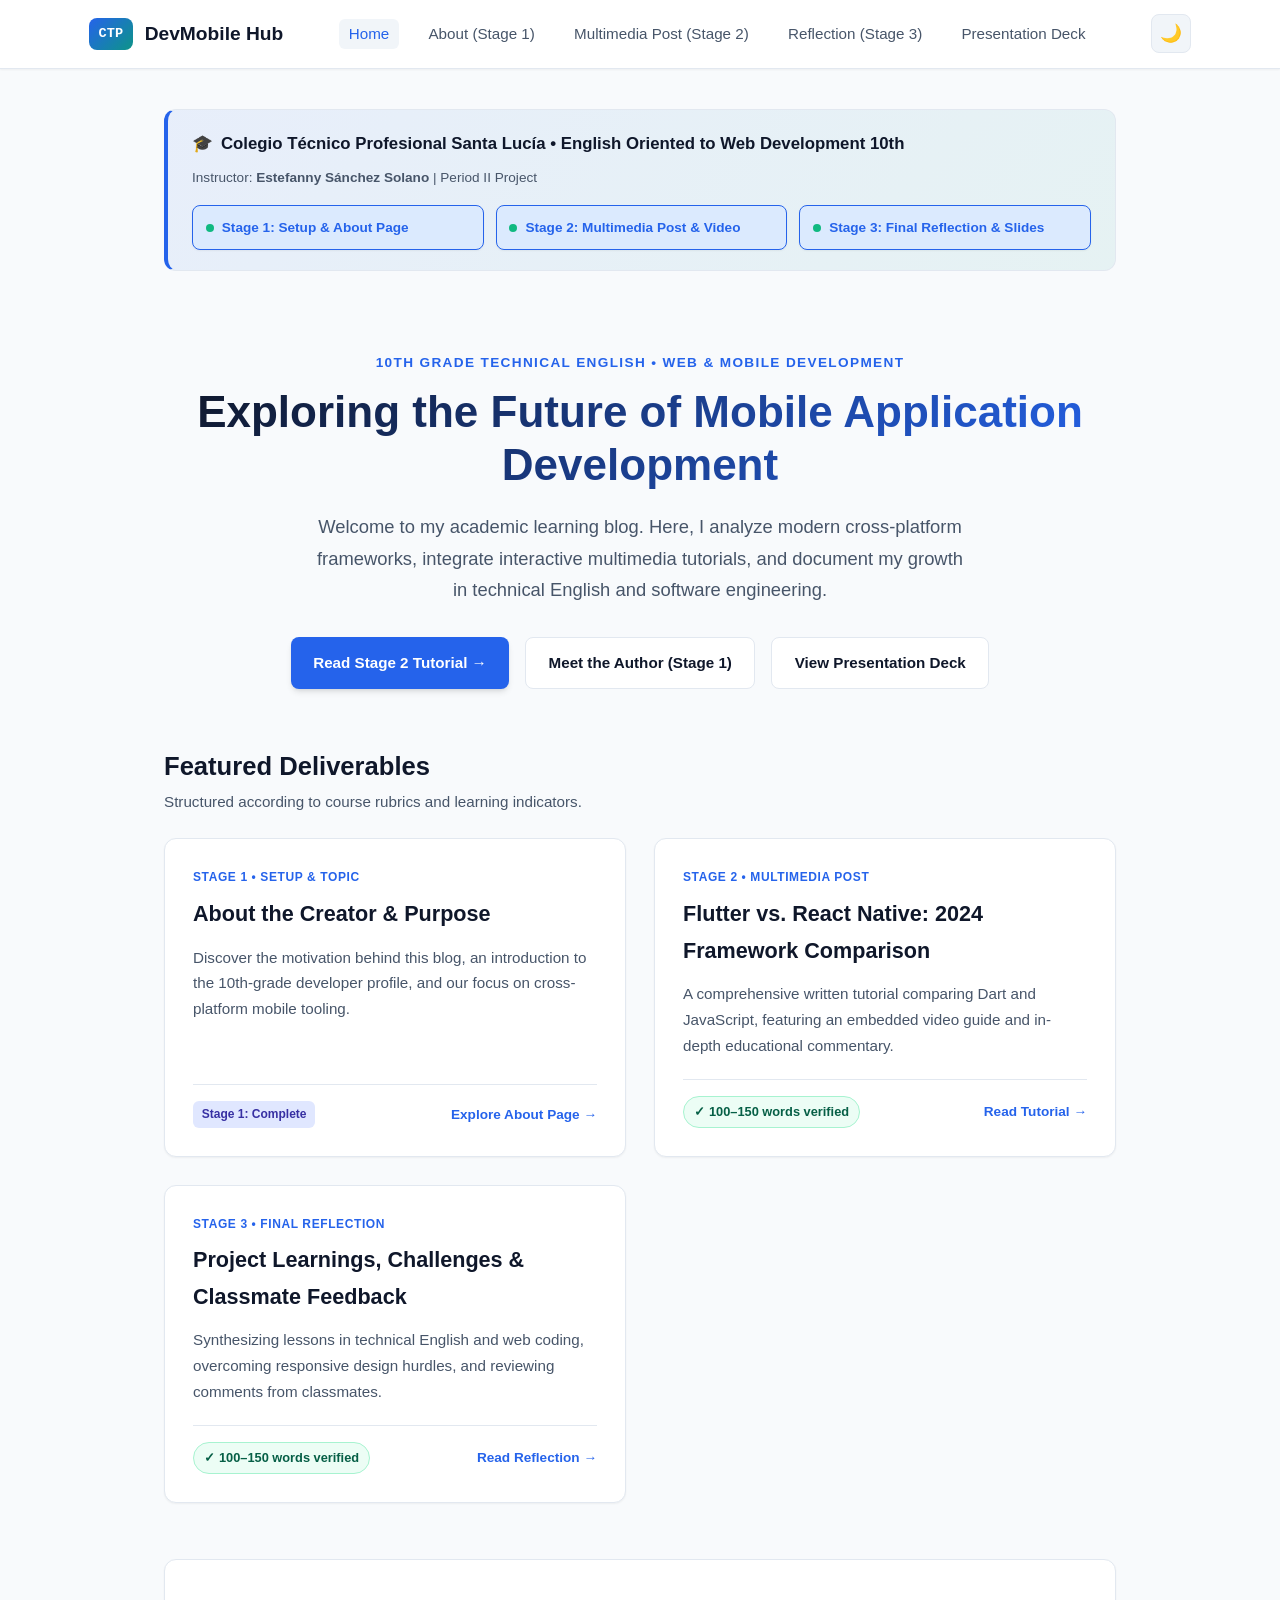
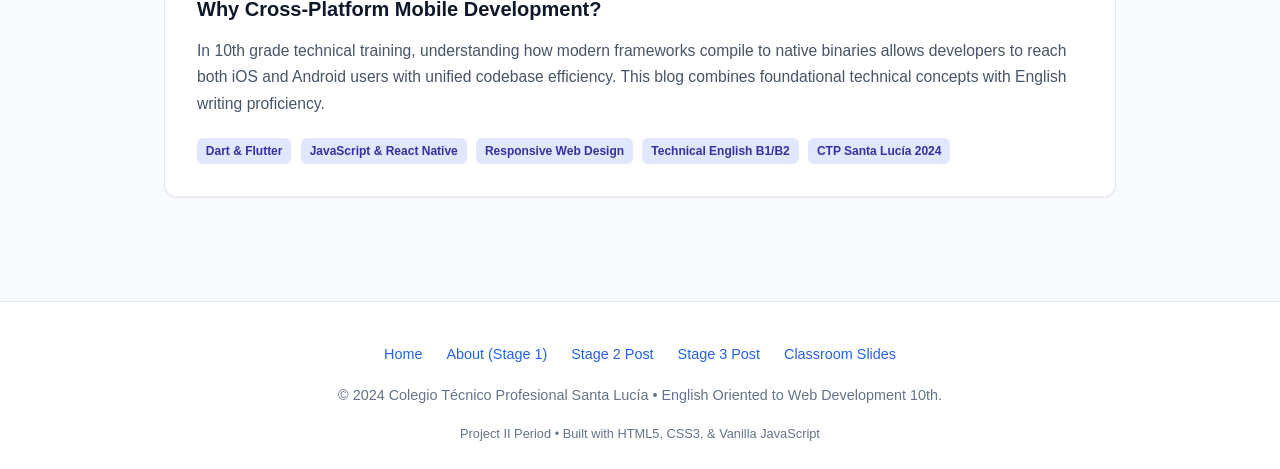
<file: index.html>
<!DOCTYPE html>
<html lang="en">
<head>
  <meta charset="UTF-8">
  <meta name="viewport" content="width=device-width, initial-scale=1.0">
  <meta name="description" content="Mobile Application Development Blog - English oriented to Web Development 10th Grade at CTP Santa Lucía">
  <title>DevMobile Hub | CTP Santa Lucía</title>
  <link rel="stylesheet" href="css/styles.css">
</head>
<body>

  <!-- Navigation Bar -->
  <header class="header">
    <div class="nav-container">
      <a href="index.html" class="brand">
        <span class="brand-badge">CTP</span>
        <span>DevMobile Hub</span>
      </a>

      <ul class="nav-menu" id="navMenu">
        <li><a href="index.html" class="nav-link active">Home</a></li>
        <li><a href="about.html" class="nav-link">About (Stage 1)</a></li>
        <li><a href="post-multimedia.html" class="nav-link">Multimedia Post (Stage 2)</a></li>
        <li><a href="post-reflection.html" class="nav-link">Reflection (Stage 3)</a></li>
        <li><a href="presentation.html" class="nav-link">Presentation Deck</a></li>
      </ul>

      <div class="nav-actions">
        <button id="themeToggle" class="btn-icon" aria-label="Toggle theme">
          <span id="themeIcon">🌙</span>
        </button>
        <button id="menuToggle" class="btn-icon menu-toggle" aria-label="Toggle mobile menu" aria-expanded="false">
          ☰
        </button>
      </div>
    </div>
  </header>

  <main class="container">
    <!-- Academic Rubric Banner -->
    <section class="project-banner">
      <div class="banner-header">
        <div class="banner-title">
          <span>🎓</span>
          <span>Colegio Técnico Profesional Santa Lucía &bull; English Oriented to Web Development 10th</span>
        </div>
        <div class="banner-meta">
          <span>Instructor: <strong>Estefanny Sánchez Solano</strong> | Period II Project</span>
        </div>
      </div>
      <div class="stages-tracker">
        <div class="stage-pill active">
          <span class="dot"></span>
          <span><strong>Stage 1:</strong> Setup &amp; About Page</span>
        </div>
        <div class="stage-pill active">
          <span class="dot"></span>
          <span><strong>Stage 2:</strong> Multimedia Post &amp; Video</span>
        </div>
        <div class="stage-pill active">
          <span class="dot"></span>
          <span><strong>Stage 3:</strong> Final Reflection &amp; Slides</span>
        </div>
      </div>
    </section>

    <!-- Hero Section -->
    <section class="hero">
      <p class="hero-subtitle">10th Grade Technical English &bull; Web &amp; Mobile Development</p>
      <h1 class="hero-title">Exploring the Future of Mobile Application Development</h1>
      <p class="hero-desc">
        Welcome to my academic learning blog. Here, I analyze modern cross-platform frameworks, integrate interactive multimedia tutorials, and document my growth in technical English and software engineering.
      </p>
      <div class="hero-btns">
        <a href="post-multimedia.html" class="btn btn-primary">Read Stage 2 Tutorial &rarr;</a>
        <a href="about.html" class="btn btn-secondary">Meet the Author (Stage 1)</a>
        <a href="presentation.html" class="btn btn-secondary">View Presentation Deck</a>
      </div>
    </section>

    <!-- Stages / Posts Grid -->
    <section>
      <div style="display: flex; justify-content: space-between; align-items: flex-end; margin-bottom: 1rem;">
        <div>
          <h2 style="font-size: 1.6rem; font-weight: 800;">Featured Deliverables</h2>
          <p style="color: var(--text-muted); font-size: 0.95rem;">Structured according to course rubrics and learning indicators.</p>
        </div>
      </div>

      <div class="grid">
        <!-- Stage 1 Card -->
        <article class="card">
          <span class="card-stage-tag">Stage 1 &bull; Setup &amp; Topic</span>
          <h3 class="card-title">About the Creator &amp; Purpose</h3>
          <p class="card-desc">
            Discover the motivation behind this blog, an introduction to the 10th-grade developer profile, and our focus on cross-platform mobile tooling.
          </p>
          <div class="card-footer">
            <span class="badge-tag">Stage 1: Complete</span>
            <a href="about.html" style="font-weight: 600;">Explore About Page &rarr;</a>
          </div>
        </article>

        <!-- Stage 2 Card -->
        <article class="card">
          <span class="card-stage-tag">Stage 2 &bull; Multimedia Post</span>
          <h3 class="card-title">Flutter vs. React Native: 2024 Framework Comparison</h3>
          <p class="card-desc">
            A comprehensive written tutorial comparing Dart and JavaScript, featuring an embedded video guide and in-depth educational commentary.
          </p>
          <div class="card-footer">
            <span class="badge-verified">✓ 100–150 words verified</span>
            <a href="post-multimedia.html" style="font-weight: 600;">Read Tutorial &rarr;</a>
          </div>
        </article>

        <!-- Stage 3 Card -->
        <article class="card">
          <span class="card-stage-tag">Stage 3 &bull; Final Reflection</span>
          <h3 class="card-title">Project Learnings, Challenges &amp; Classmate Feedback</h3>
          <p class="card-desc">
            Synthesizing lessons in technical English and web coding, overcoming responsive design hurdles, and reviewing comments from classmates.
          </p>
          <div class="card-footer">
            <span class="badge-verified">✓ 100–150 words verified</span>
            <a href="post-reflection.html" style="font-weight: 600;">Read Reflection &rarr;</a>
          </div>
        </article>
      </div>
    </section>

    <!-- Quick Highlights Banner -->
    <section style="margin-top: 3.5rem; background: var(--bg-surface); border: 1px solid var(--border-color); border-radius: var(--radius); padding: 2rem; box-shadow: var(--shadow-sm);">
      <h3 style="margin-bottom: 0.75rem; font-size: 1.25rem;">Why Cross-Platform Mobile Development?</h3>
      <p style="color: var(--text-muted); font-size: 0.98rem; margin-bottom: 1.25rem;">
        In 10th grade technical training, understanding how modern frameworks compile to native binaries allows developers to reach both iOS and Android users with unified codebase efficiency. This blog combines foundational technical concepts with English writing proficiency.
      </p>
      <div style="display: flex; gap: 0.6rem; flex-wrap: wrap;">
        <span class="badge-tag">Dart &amp; Flutter</span>
        <span class="badge-tag">JavaScript &amp; React Native</span>
        <span class="badge-tag">Responsive Web Design</span>
        <span class="badge-tag">Technical English B1/B2</span>
        <span class="badge-tag">CTP Santa Lucía 2024</span>
      </div>
    </section>
  </main>

  <!-- Footer -->
  <footer class="footer">
    <div class="footer-container">
      <div class="footer-links">
        <a href="index.html">Home</a>
        <a href="about.html">About (Stage 1)</a>
        <a href="post-multimedia.html">Stage 2 Post</a>
        <a href="post-reflection.html">Stage 3 Post</a>
        <a href="presentation.html">Classroom Slides</a>
      </div>
      <p>&copy; 2024 Colegio Técnico Profesional Santa Lucía &bull; English Oriented to Web Development 10th.</p>
      <p style="font-size: 0.8rem; color: var(--text-light);">
        Project II Period &bull; Built with HTML5, CSS3, &amp; Vanilla JavaScript
      </p>
    </div>
  </footer>

  <script src="js/main.js"></script>
</body>
</html>
</file>
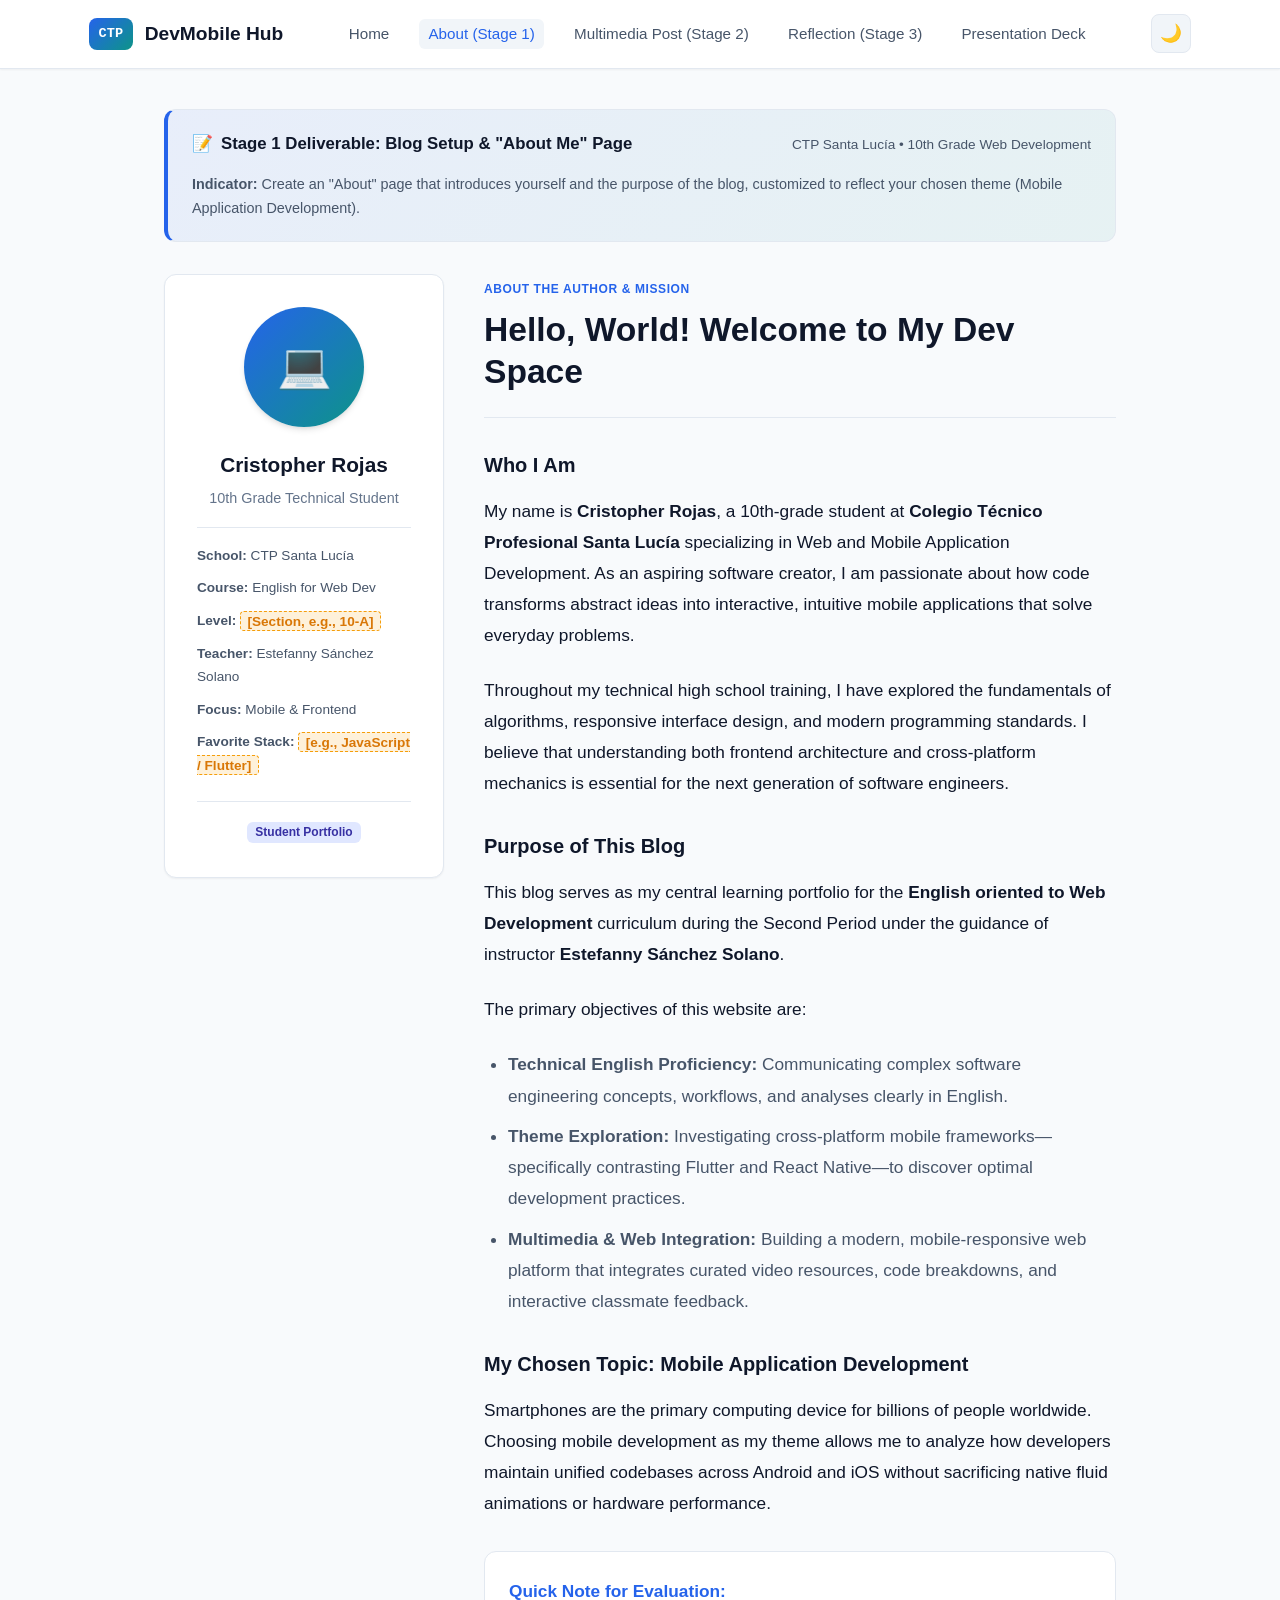
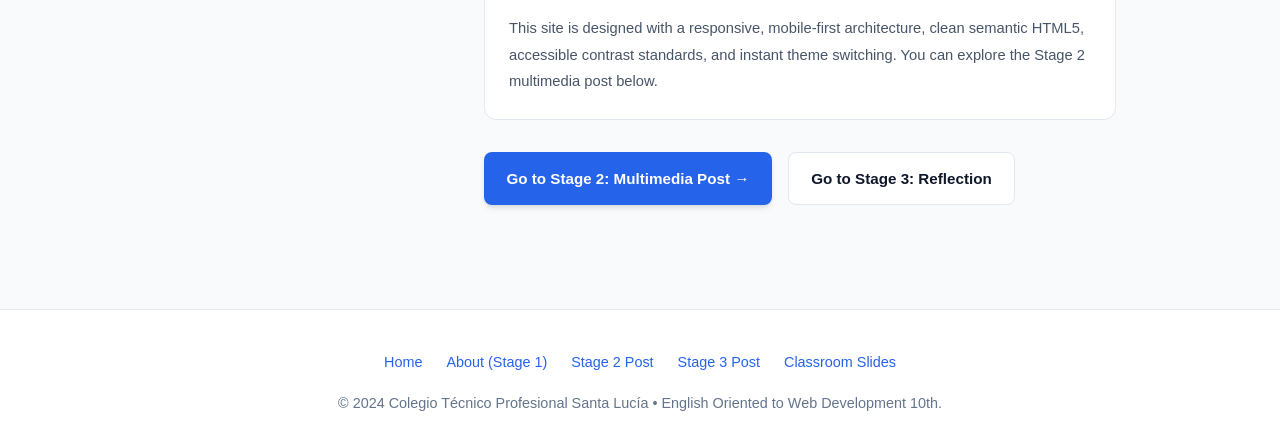
<file: about.html>
<!DOCTYPE html>
<html lang="en">
<head>
  <meta charset="UTF-8">
  <meta name="viewport" content="width=device-width, initial-scale=1.0">
  <meta name="description" content="About the author and purpose of the Mobile Development Blog - CTP Santa Lucía">
  <title>About Me | DevMobile Hub</title>
  <link rel="stylesheet" href="css/styles.css">
</head>
<body>

  <!-- Navigation Bar -->
  <header class="header">
    <div class="nav-container">
      <a href="index.html" class="brand">
        <span class="brand-badge">CTP</span>
        <span>DevMobile Hub</span>
      </a>

      <ul class="nav-menu" id="navMenu">
        <li><a href="index.html" class="nav-link">Home</a></li>
        <li><a href="about.html" class="nav-link active">About (Stage 1)</a></li>
        <li><a href="post-multimedia.html" class="nav-link">Multimedia Post (Stage 2)</a></li>
        <li><a href="post-reflection.html" class="nav-link">Reflection (Stage 3)</a></li>
        <li><a href="presentation.html" class="nav-link">Presentation Deck</a></li>
      </ul>

      <div class="nav-actions">
        <button id="themeToggle" class="btn-icon" aria-label="Toggle theme">
          <span id="themeIcon">🌙</span>
        </button>
        <button id="menuToggle" class="btn-icon menu-toggle" aria-label="Toggle mobile menu" aria-expanded="false">
          ☰
        </button>
      </div>
    </div>
  </header>

  <main class="container">
    <!-- Academic Banner -->
    <section class="project-banner">
      <div class="banner-header">
        <div class="banner-title">
          <span>📝</span>
          <span>Stage 1 Deliverable: Blog Setup &amp; "About Me" Page</span>
        </div>
        <div class="banner-meta">
          <span>CTP Santa Lucía &bull; 10th Grade Web Development</span>
        </div>
      </div>
      <p style="font-size: 0.9rem; color: var(--text-muted); margin-top: 0.35rem;">
        <strong>Indicator:</strong> Create an "About" page that introduces yourself and the purpose of the blog, customized to reflect your chosen theme (Mobile Application Development).
      </p>
    </section>

    <!-- Main About Content -->
    <div class="about-grid">
      <!-- Profile Card -->
      <aside class="profile-card">
        <div class="avatar-placeholder">💻</div>
        <h2 class="profile-name">Cristopher Rojas</h2>
        <p class="profile-role">10th Grade Technical Student</p>
        
        <ul class="profile-meta-list">
          <li><strong>School:</strong> CTP Santa Lucía</li>
          <li><strong>Course:</strong> English for Web Dev</li>
          <li><strong>Level:</strong> <span class="placeholder-tag">[Section, e.g., 10-A]</span></li>
          <li><strong>Teacher:</strong> Estefanny Sánchez Solano</li>
          <li><strong>Focus:</strong> Mobile &amp; Frontend</li>
          <li><strong>Favorite Stack:</strong> <span class="placeholder-tag">[e.g., JavaScript / Flutter]</span></li>
        </ul>

        <div style="margin-top: 1.5rem; padding-top: 1rem; border-top: 1px solid var(--border-color);">
          <span class="badge-tag">Student Portfolio</span>
        </div>
      </aside>

      <!-- Detailed About Content -->
      <section>
        <div class="post-header" style="margin-bottom: 1.5rem;">
          <span class="card-stage-tag">About The Author &amp; Mission</span>
          <h1 class="post-title" style="font-size: 2.1rem;">Hello, World! Welcome to My Dev Space</h1>
        </div>

        <div class="post-content">
          <h3>Who I Am</h3>
          <p>
            My name is <strong>Cristopher Rojas</strong>, a 10th-grade student at <strong>Colegio Técnico Profesional Santa Lucía</strong> specializing in Web and Mobile Application Development. As an aspiring software creator, I am passionate about how code transforms abstract ideas into interactive, intuitive mobile applications that solve everyday problems.
          </p>
          <p>
            Throughout my technical high school training, I have explored the fundamentals of algorithms, responsive interface design, and modern programming standards. I believe that understanding both frontend architecture and cross-platform mechanics is essential for the next generation of software engineers.
          </p>

          <h3>Purpose of This Blog</h3>
          <p>
            This blog serves as my central learning portfolio for the <strong>English oriented to Web Development</strong> curriculum during the Second Period under the guidance of instructor <strong>Estefanny Sánchez Solano</strong>.
          </p>
          <p>The primary objectives of this website are:</p>
          <ul style="margin-left: 1.5rem; margin-bottom: 1.5rem; color: var(--text-muted); display: flex; flex-direction: column; gap: 0.6rem;">
            <li><strong>Technical English Proficiency:</strong> Communicating complex software engineering concepts, workflows, and analyses clearly in English.</li>
            <li><strong>Theme Exploration:</strong> Investigating cross-platform mobile frameworks—specifically contrasting Flutter and React Native—to discover optimal development practices.</li>
            <li><strong>Multimedia &amp; Web Integration:</strong> Building a modern, mobile-responsive web platform that integrates curated video resources, code breakdowns, and interactive classmate feedback.</li>
          </ul>

          <h3>My Chosen Topic: Mobile Application Development</h3>
          <p>
            Smartphones are the primary computing device for billions of people worldwide. Choosing mobile development as my theme allows me to analyze how developers maintain unified codebases across Android and iOS without sacrificing native fluid animations or hardware performance.
          </p>

          <div style="background: var(--bg-surface); border: 1px solid var(--border-color); border-radius: var(--radius); padding: 1.5rem; margin-top: 2rem;">
            <h4 style="margin-bottom: 0.5rem; color: var(--primary);">Quick Note for Evaluation:</h4>
            <p style="font-size: 0.92rem; color: var(--text-muted); margin-bottom: 0;">
              This site is designed with a responsive, mobile-first architecture, clean semantic HTML5, accessible contrast standards, and instant theme switching. You can explore the Stage 2 multimedia post below.
            </p>
          </div>

          <div style="margin-top: 2rem; display: flex; gap: 1rem; flex-wrap: wrap;">
            <a href="post-multimedia.html" class="btn btn-primary">Go to Stage 2: Multimedia Post &rarr;</a>
            <a href="post-reflection.html" class="btn btn-secondary">Go to Stage 3: Reflection</a>
          </div>
        </div>
      </section>
    </div>
  </main>

  <!-- Footer -->
  <footer class="footer">
    <div class="footer-container">
      <div class="footer-links">
        <a href="index.html">Home</a>
        <a href="about.html">About (Stage 1)</a>
        <a href="post-multimedia.html">Stage 2 Post</a>
        <a href="post-reflection.html">Stage 3 Post</a>
        <a href="presentation.html">Classroom Slides</a>
      </div>
      <p>&copy; 2024 Colegio Técnico Profesional Santa Lucía &bull; English Oriented to Web Development 10th.</p>
    </div>
  </footer>

  <script src="js/main.js"></script>
</body>
</html>
</file>
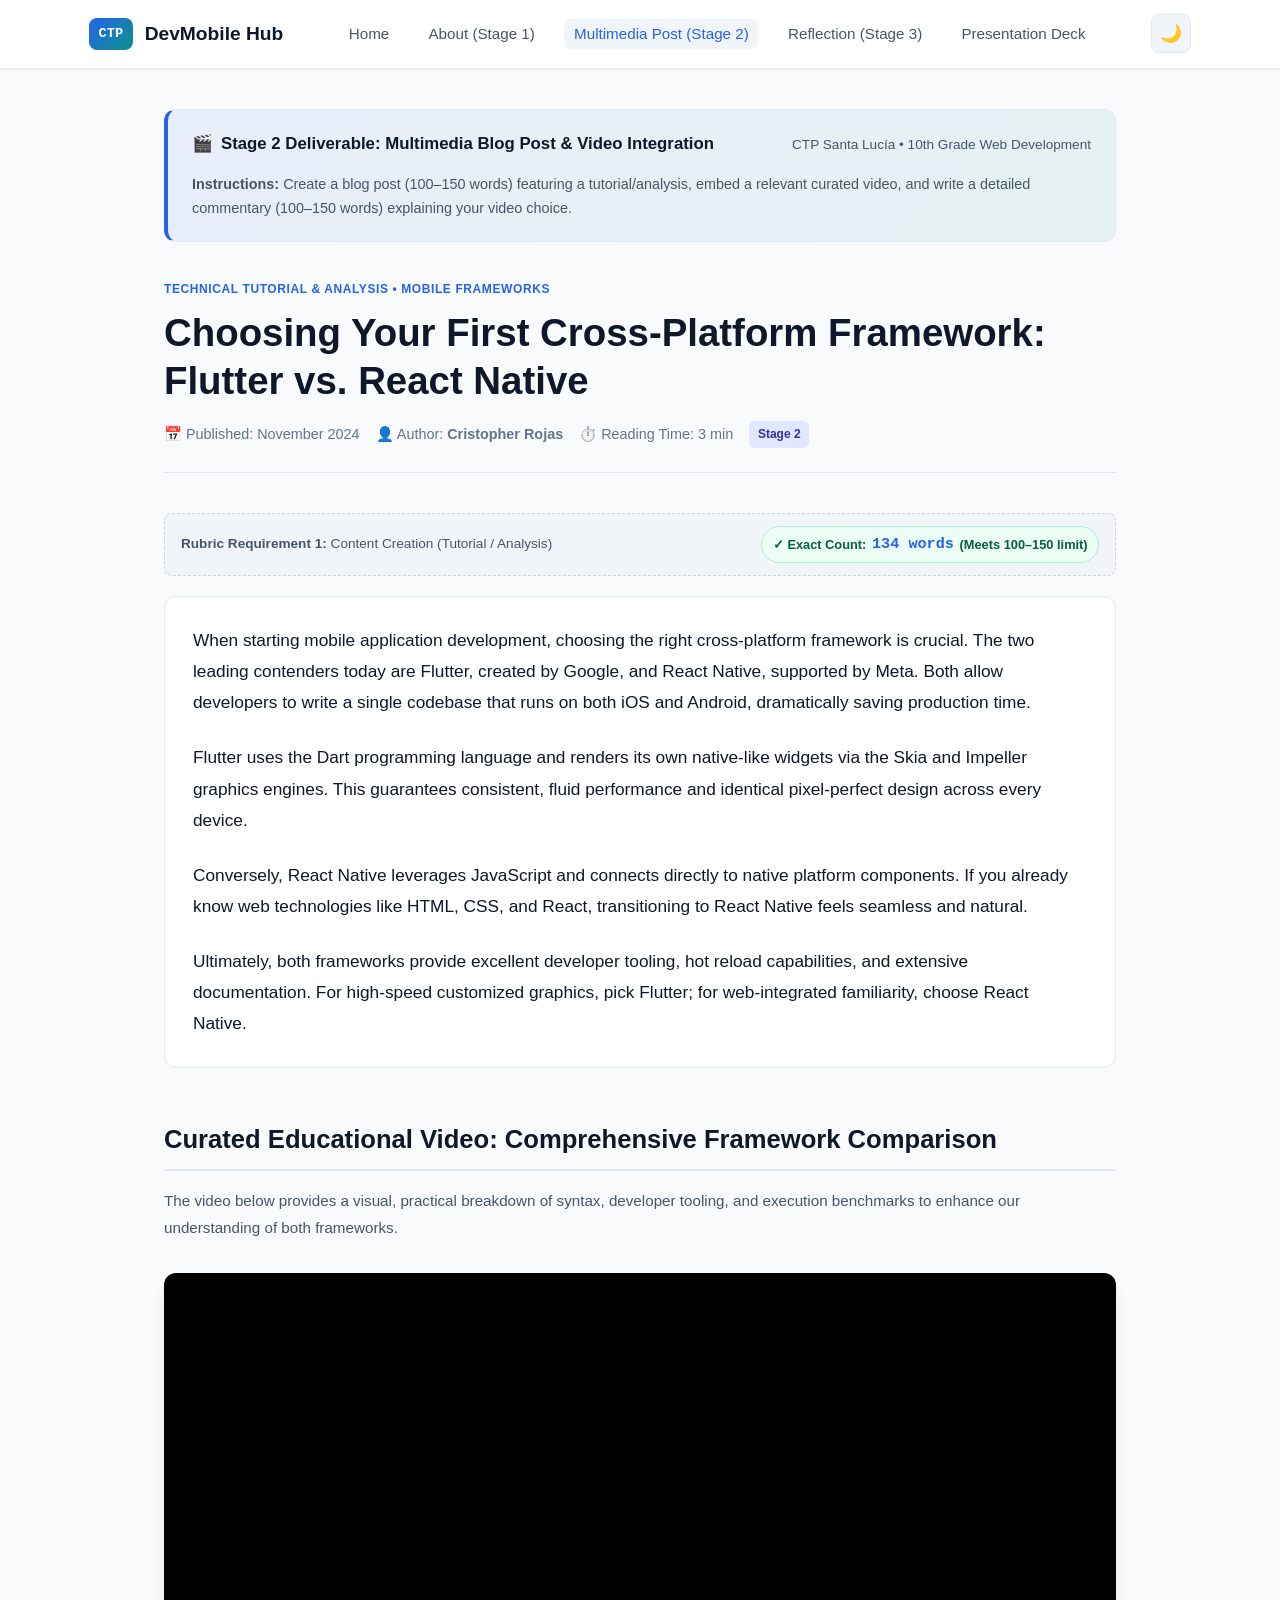
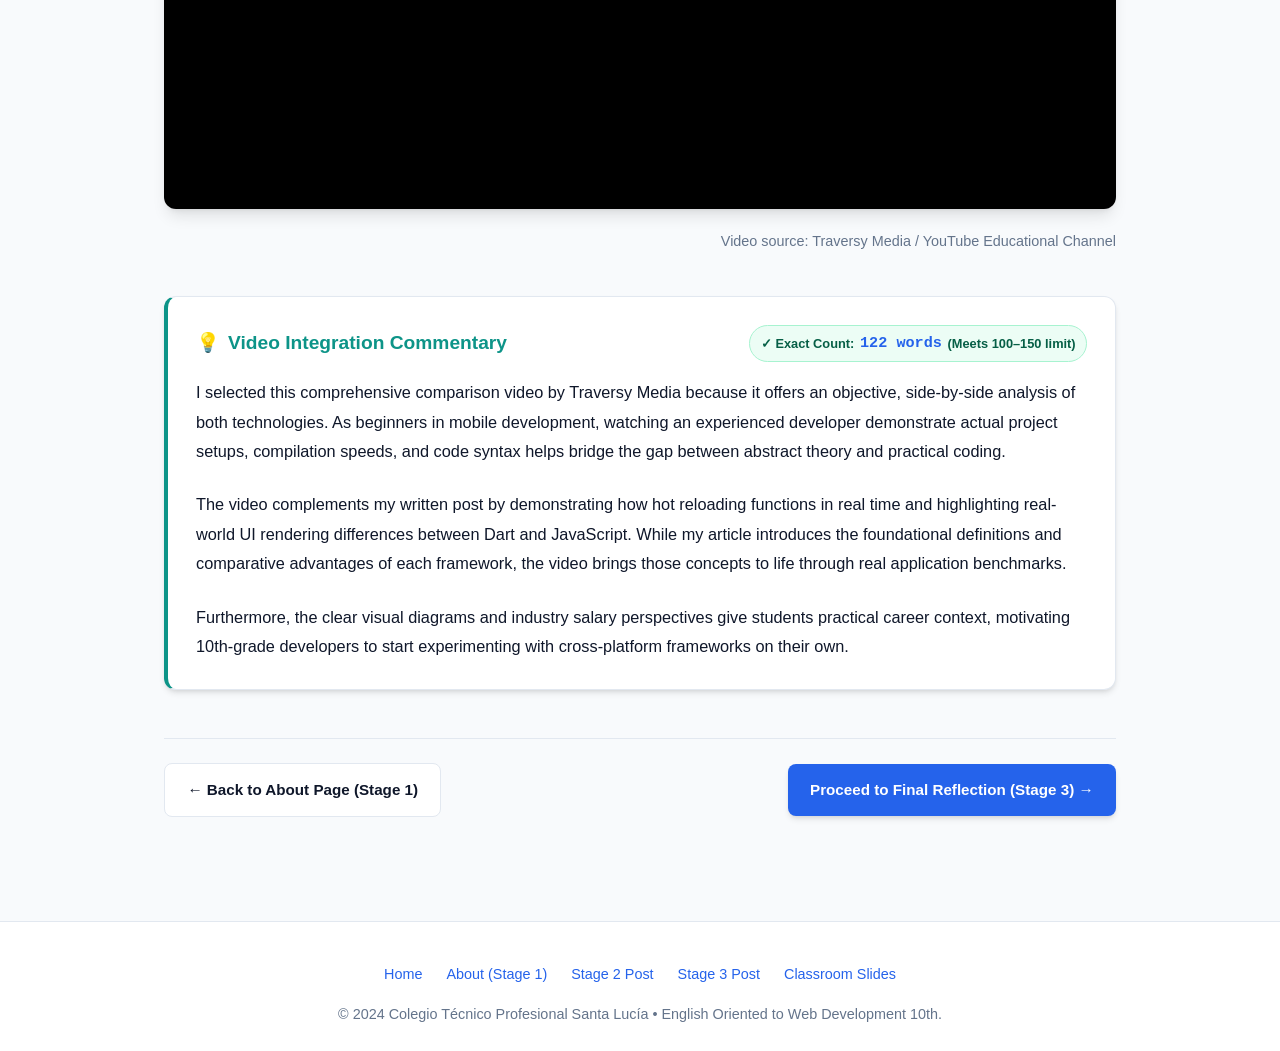
<file: post-multimedia.html>
<!DOCTYPE html>
<html lang="en">
<head>
  <meta charset="UTF-8">
  <meta name="viewport" content="width=device-width, initial-scale=1.0">
  <meta name="description" content="Stage 2 Multimedia Post: Flutter vs. React Native Tutorial, Embedded Video, and Commentary - CTP Santa Lucía">
  <title>Flutter vs. React Native | Multimedia Post (Stage 2)</title>
  <link rel="stylesheet" href="css/styles.css">
</head>
<body>

  <!-- Navigation Bar -->
  <header class="header">
    <div class="nav-container">
      <a href="index.html" class="brand">
        <span class="brand-badge">CTP</span>
        <span>DevMobile Hub</span>
      </a>

      <ul class="nav-menu" id="navMenu">
        <li><a href="index.html" class="nav-link">Home</a></li>
        <li><a href="about.html" class="nav-link">About (Stage 1)</a></li>
        <li><a href="post-multimedia.html" class="nav-link active">Multimedia Post (Stage 2)</a></li>
        <li><a href="post-reflection.html" class="nav-link">Reflection (Stage 3)</a></li>
        <li><a href="presentation.html" class="nav-link">Presentation Deck</a></li>
      </ul>

      <div class="nav-actions">
        <button id="themeToggle" class="btn-icon" aria-label="Toggle theme">
          <span id="themeIcon">🌙</span>
        </button>
        <button id="menuToggle" class="btn-icon menu-toggle" aria-label="Toggle mobile menu" aria-expanded="false">
          ☰
        </button>
      </div>
    </div>
  </header>

  <main class="container">
    <!-- Academic Banner -->
    <section class="project-banner">
      <div class="banner-header">
        <div class="banner-title">
          <span>🎬</span>
          <span>Stage 2 Deliverable: Multimedia Blog Post &amp; Video Integration</span>
        </div>
        <div class="banner-meta">
          <span>CTP Santa Lucía &bull; 10th Grade Web Development</span>
        </div>
      </div>
      <p style="font-size: 0.9rem; color: var(--text-muted); margin-top: 0.35rem;">
        <strong>Instructions:</strong> Create a blog post (100–150 words) featuring a tutorial/analysis, embed a relevant curated video, and write a detailed commentary (100–150 words) explaining your video choice.
      </p>
    </section>

    <!-- Post Header -->
    <article class="post-header">
      <span class="card-stage-tag">Technical Tutorial &amp; Analysis &bull; Mobile Frameworks</span>
      <h1 class="post-title">Choosing Your First Cross-Platform Framework: Flutter vs. React Native</h1>
      
      <div class="post-meta">
        <span>📅 Published: November 2024</span>
        <span>👤 Author: <strong>Cristopher Rojas</strong></span>
        <span>⏱️ Reading Time: 3 min</span>
        <span class="badge-tag">Stage 2</span>
      </div>
    </article>

    <!-- Part 1: Written Tutorial (100-150 words) -->
    <section class="post-content">
      <div class="word-count-box">
        <span><strong>Rubric Requirement 1:</strong> Content Creation (Tutorial / Analysis)</span>
        <span class="badge-verified">✓ Exact Count: <span class="word-count-num">134 words</span> (Meets 100–150 limit)</span>
      </div>

      <div style="background: var(--bg-surface); border: 1px solid var(--border-color); border-radius: var(--radius); padding: 1.75rem; margin-bottom: 2rem;">
        <p>
          When starting mobile application development, choosing the right cross-platform framework is crucial. The two leading contenders today are Flutter, created by Google, and React Native, supported by Meta. Both allow developers to write a single codebase that runs on both iOS and Android, dramatically saving production time.
        </p>
        <p>
          Flutter uses the Dart programming language and renders its own native-like widgets via the Skia and Impeller graphics engines. This guarantees consistent, fluid performance and identical pixel-perfect design across every device.
        </p>
        <p>
          Conversely, React Native leverages JavaScript and connects directly to native platform components. If you already know web technologies like HTML, CSS, and React, transitioning to React Native feels seamless and natural.
        </p>
        <p style="margin-bottom: 0;">
          Ultimately, both frameworks provide excellent developer tooling, hot reload capabilities, and extensive documentation. For high-speed customized graphics, pick Flutter; for web-integrated familiarity, choose React Native.
        </p>
      </div>

      <!-- Part 2: Embedded Video -->
      <div style="margin: 3rem 0 2rem;">
        <h2 style="margin-top: 0;">Curated Educational Video: Comprehensive Framework Comparison</h2>
        <p style="color: var(--text-muted); font-size: 0.95rem;">
          The video below provides a visual, practical breakdown of syntax, developer tooling, and execution benchmarks to enhance our understanding of both frameworks.
        </p>

        <div class="video-container">
          <iframe 
            src="https://www.youtube-nocookie.com/embed/0-S5a0eXPoc" 
            title="Flutter vs React Native Comparison Video" 
            allow="accelerometer; autoplay; clipboard-write; encrypted-media; gyroscope; picture-in-picture" 
            allowfullscreen>
          </iframe>
        </div>
        <div style="text-align: right; margin-top: -1rem; margin-bottom: 2rem;">
          <small style="color: var(--text-light);">Video source: Traversy Media / YouTube Educational Channel</small>
        </div>
      </div>

      <!-- Part 3: Video Commentary (100-150 words) -->
      <section class="commentary-card">
        <div class="commentary-header">
          <div class="commentary-title">
            <span>💡</span>
            <span>Video Integration Commentary</span>
          </div>
          <span class="badge-verified">✓ Exact Count: <span class="word-count-num">122 words</span> (Meets 100–150 limit)</span>
        </div>

        <p style="color: var(--text-main); font-size: 1.02rem; line-height: 1.8;">
          I selected this comprehensive comparison video by Traversy Media because it offers an objective, side-by-side analysis of both technologies. As beginners in mobile development, watching an experienced developer demonstrate actual project setups, compilation speeds, and code syntax helps bridge the gap between abstract theory and practical coding.
        </p>
        <p style="color: var(--text-main); font-size: 1.02rem; line-height: 1.8;">
          The video complements my written post by demonstrating how hot reloading functions in real time and highlighting real-world UI rendering differences between Dart and JavaScript. While my article introduces the foundational definitions and comparative advantages of each framework, the video brings those concepts to life through real application benchmarks.
        </p>
        <p style="color: var(--text-main); font-size: 1.02rem; line-height: 1.8; margin-bottom: 0;">
          Furthermore, the clear visual diagrams and industry salary perspectives give students practical career context, motivating 10th-grade developers to start experimenting with cross-platform frameworks on their own.
        </p>
      </section>

      <!-- Navigation to Next Stage -->
      <div style="margin-top: 3rem; display: flex; justify-content: space-between; align-items: center; flex-wrap: wrap; gap: 1rem; padding-top: 1.5rem; border-top: 1px solid var(--border-color);">
        <a href="about.html" class="btn btn-secondary">&larr; Back to About Page (Stage 1)</a>
        <a href="post-reflection.html" class="btn btn-primary">Proceed to Final Reflection (Stage 3) &rarr;</a>
      </div>
    </section>
  </main>

  <!-- Footer -->
  <footer class="footer">
    <div class="footer-container">
      <div class="footer-links">
        <a href="index.html">Home</a>
        <a href="about.html">About (Stage 1)</a>
        <a href="post-multimedia.html">Stage 2 Post</a>
        <a href="post-reflection.html">Stage 3 Post</a>
        <a href="presentation.html">Classroom Slides</a>
      </div>
      <p>&copy; 2024 Colegio Técnico Profesional Santa Lucía &bull; English Oriented to Web Development 10th.</p>
    </div>
  </footer>

  <script src="js/main.js"></script>
</body>
</html>
</file>
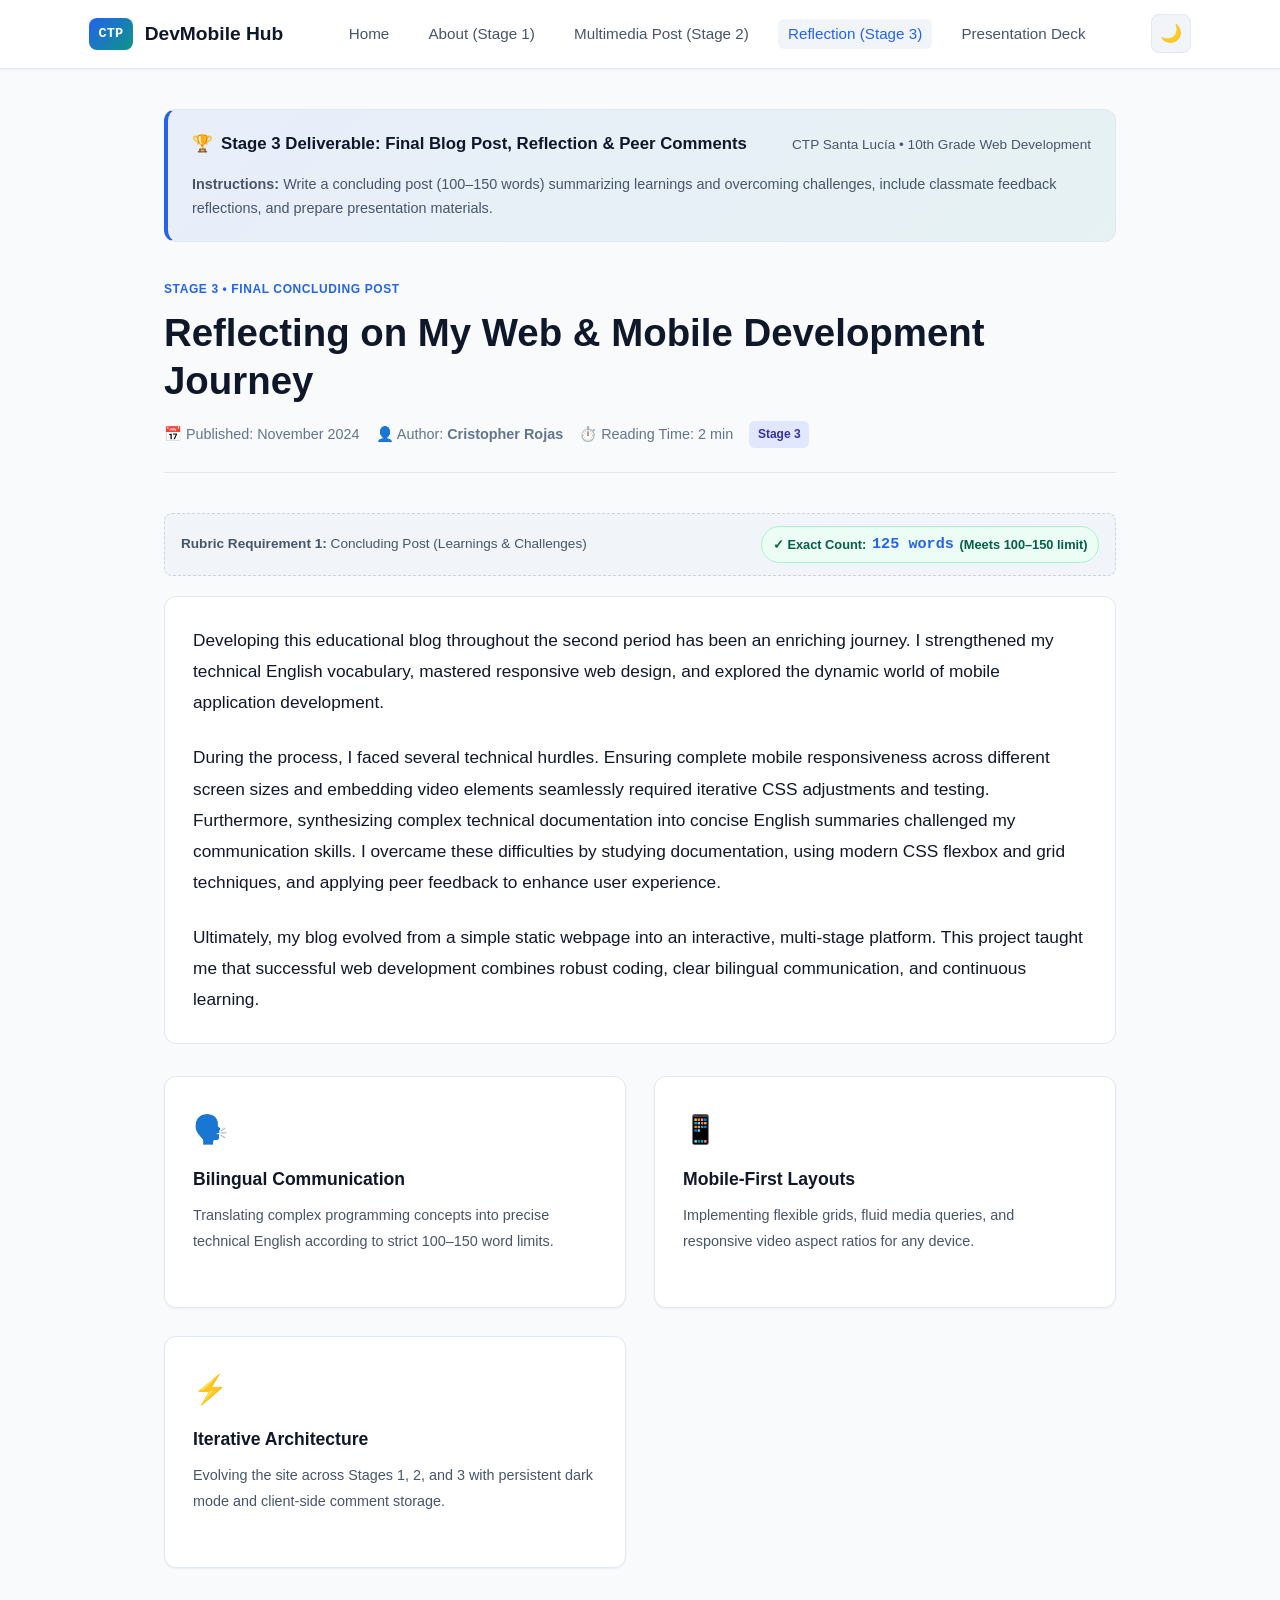
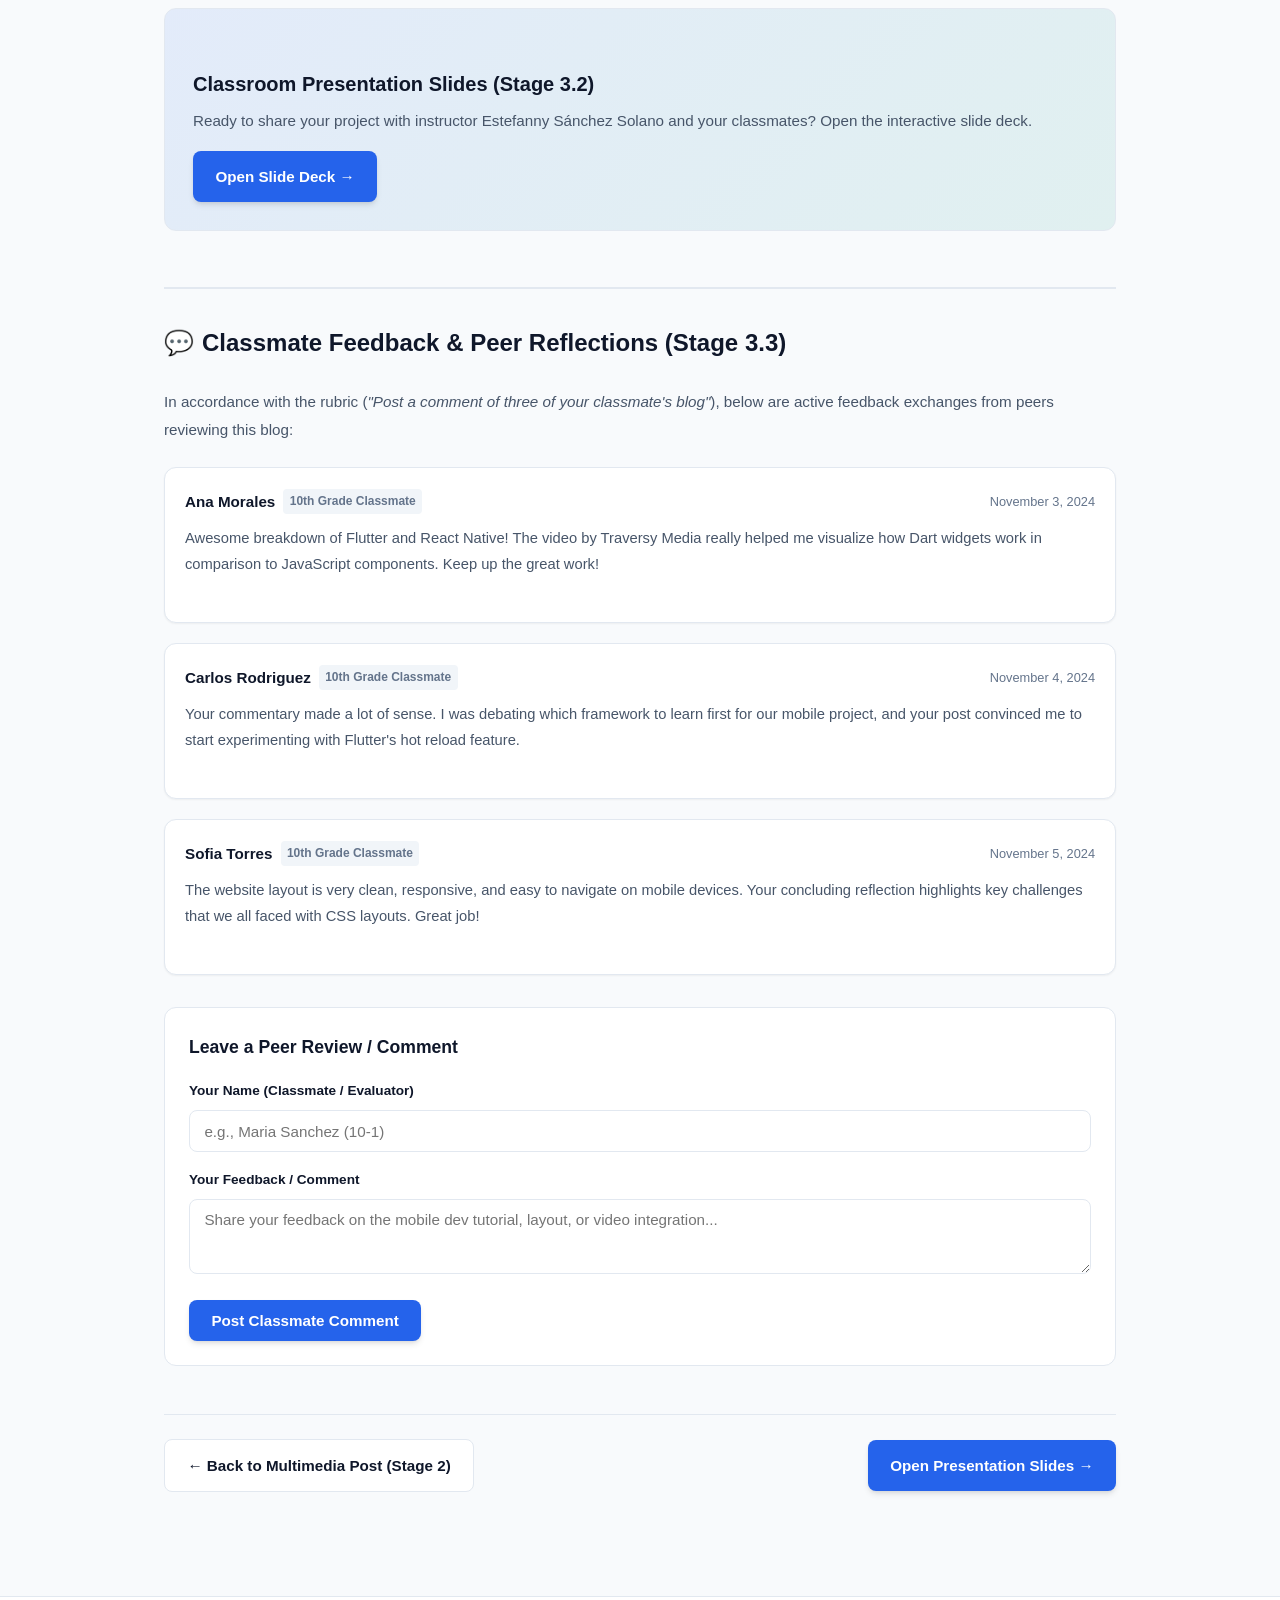
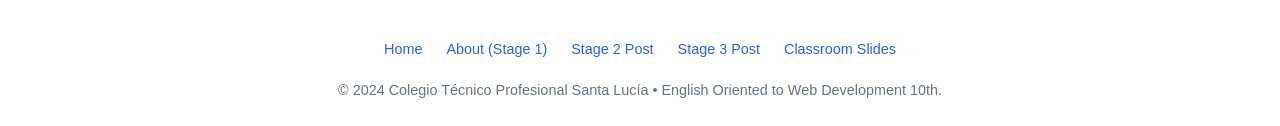
<file: post-reflection.html>
<!DOCTYPE html>
<html lang="en">
<head>
  <meta charset="UTF-8">
  <meta name="viewport" content="width=device-width, initial-scale=1.0">
  <meta name="description" content="Stage 3 Final Blog Post, Reflection and Classmate Feedback - CTP Santa Lucía">
  <title>Final Reflection & Feedback | DevMobile Hub (Stage 3)</title>
  <link rel="stylesheet" href="css/styles.css">
</head>
<body>

  <!-- Navigation Bar -->
  <header class="header">
    <div class="nav-container">
      <a href="index.html" class="brand">
        <span class="brand-badge">CTP</span>
        <span>DevMobile Hub</span>
      </a>

      <ul class="nav-menu" id="navMenu">
        <li><a href="index.html" class="nav-link">Home</a></li>
        <li><a href="about.html" class="nav-link">About (Stage 1)</a></li>
        <li><a href="post-multimedia.html" class="nav-link">Multimedia Post (Stage 2)</a></li>
        <li><a href="post-reflection.html" class="nav-link active">Reflection (Stage 3)</a></li>
        <li><a href="presentation.html" class="nav-link">Presentation Deck</a></li>
      </ul>

      <div class="nav-actions">
        <button id="themeToggle" class="btn-icon" aria-label="Toggle theme">
          <span id="themeIcon">🌙</span>
        </button>
        <button id="menuToggle" class="btn-icon menu-toggle" aria-label="Toggle mobile menu" aria-expanded="false">
          ☰
        </button>
      </div>
    </div>
  </header>

  <main class="container">
    <!-- Academic Banner -->
    <section class="project-banner">
      <div class="banner-header">
        <div class="banner-title">
          <span>🏆</span>
          <span>Stage 3 Deliverable: Final Blog Post, Reflection &amp; Peer Comments</span>
        </div>
        <div class="banner-meta">
          <span>CTP Santa Lucía &bull; 10th Grade Web Development</span>
        </div>
      </div>
      <p style="font-size: 0.9rem; color: var(--text-muted); margin-top: 0.35rem;">
        <strong>Instructions:</strong> Write a concluding post (100–150 words) summarizing learnings and overcoming challenges, include classmate feedback reflections, and prepare presentation materials.
      </p>
    </section>

    <!-- Post Header -->
    <article class="post-header">
      <span class="card-stage-tag">Stage 3 &bull; Final Concluding Post</span>
      <h1 class="post-title">Reflecting on My Web &amp; Mobile Development Journey</h1>
      
      <div class="post-meta">
        <span>📅 Published: November 2024</span>
        <span>👤 Author: <strong>Cristopher Rojas</strong></span>
        <span>⏱️ Reading Time: 2 min</span>
        <span class="badge-tag">Stage 3</span>
      </div>
    </article>

    <!-- Concluding Post Content (100-150 words) -->
    <section class="post-content">
      <div class="word-count-box">
        <span><strong>Rubric Requirement 1:</strong> Concluding Post (Learnings &amp; Challenges)</span>
        <span class="badge-verified">✓ Exact Count: <span class="word-count-num">125 words</span> (Meets 100–150 limit)</span>
      </div>

      <div style="background: var(--bg-surface); border: 1px solid var(--border-color); border-radius: var(--radius); padding: 1.75rem; margin-bottom: 2rem;">
        <p>
          Developing this educational blog throughout the second period has been an enriching journey. I strengthened my technical English vocabulary, mastered responsive web design, and explored the dynamic world of mobile application development.
        </p>
        <p>
          During the process, I faced several technical hurdles. Ensuring complete mobile responsiveness across different screen sizes and embedding video elements seamlessly required iterative CSS adjustments and testing. Furthermore, synthesizing complex technical documentation into concise English summaries challenged my communication skills. I overcame these difficulties by studying documentation, using modern CSS flexbox and grid techniques, and applying peer feedback to enhance user experience.
        </p>
        <p style="margin-bottom: 0;">
          Ultimately, my blog evolved from a simple static webpage into an interactive, multi-stage platform. This project taught me that successful web development combines robust coding, clear bilingual communication, and continuous learning.
        </p>
      </div>

      <!-- Key Learning Takeaways -->
      <div class="grid" style="margin-top: 2rem; margin-bottom: 2.5rem;">
        <div class="card">
          <span style="font-size: 1.75rem; margin-bottom: 0.5rem;">🗣️</span>
          <h4 style="margin-bottom: 0.5rem; font-size: 1.1rem;">Bilingual Communication</h4>
          <p style="color: var(--text-muted); font-size: 0.9rem;">
            Translating complex programming concepts into precise technical English according to strict 100–150 word limits.
          </p>
        </div>

        <div class="card">
          <span style="font-size: 1.75rem; margin-bottom: 0.5rem;">📱</span>
          <h4 style="margin-bottom: 0.5rem; font-size: 1.1rem;">Mobile-First Layouts</h4>
          <p style="color: var(--text-muted); font-size: 0.9rem;">
            Implementing flexible grids, fluid media queries, and responsive video aspect ratios for any device.
          </p>
        </div>

        <div class="card">
          <span style="font-size: 1.75rem; margin-bottom: 0.5rem;">⚡</span>
          <h4 style="margin-bottom: 0.5rem; font-size: 1.1rem;">Iterative Architecture</h4>
          <p style="color: var(--text-muted); font-size: 0.9rem;">
            Evolving the site across Stages 1, 2, and 3 with persistent dark mode and client-side comment storage.
          </p>
        </div>
      </div>

      <!-- Presentation Callout -->
      <div style="background: linear-gradient(135deg, rgba(37, 99, 235, 0.1), rgba(13, 148, 136, 0.1)); border: 1px solid var(--border-color); border-radius: var(--radius); padding: 1.75rem; margin-bottom: 3rem; display: flex; align-items: center; justify-content: space-between; flex-wrap: wrap; gap: 1rem;">
        <div>
          <h3 style="margin-bottom: 0.35rem; font-size: 1.25rem;">Classroom Presentation Slides (Stage 3.2)</h3>
          <p style="color: var(--text-muted); font-size: 0.95rem; margin-bottom: 0;">
            Ready to share your project with instructor Estefanny Sánchez Solano and your classmates? Open the interactive slide deck.
          </p>
        </div>
        <a href="presentation.html" class="btn btn-primary">Open Slide Deck &rarr;</a>
      </div>

      <!-- Classmate Comments & Reflection Module -->
      <section class="comments-section">
        <div class="comments-title">
          <span>💬</span>
          <span>Classmate Feedback &amp; Peer Reflections (Stage 3.3)</span>
        </div>
        <p style="color: var(--text-muted); font-size: 0.95rem; margin-bottom: 1.5rem;">
          In accordance with the rubric (<em>"Post a comment of three of your classmate's blog"</em>), below are active feedback exchanges from peers reviewing this blog:
        </p>

        <!-- Dynamic Comment List rendered by JS (with fallback defaults) -->
        <div class="comment-list" id="commentList">
          <!-- Populated dynamically by main.js with 3 peer comments -->
        </div>

        <!-- Add Comment Form -->
        <div class="comment-form">
          <h4 style="margin-bottom: 1rem; font-size: 1.1rem;">Leave a Peer Review / Comment</h4>
          <form id="commentForm">
            <div class="form-group">
              <label for="commentAuthor" class="form-label">Your Name (Classmate / Evaluator)</label>
              <input type="text" id="commentAuthor" class="form-input" placeholder="e.g., Maria Sanchez (10-1)" required>
            </div>
            <div class="form-group">
              <label for="commentText" class="form-label">Your Feedback / Comment</label>
              <textarea id="commentText" class="form-textarea" rows="3" placeholder="Share your feedback on the mobile dev tutorial, layout, or video integration..." required></textarea>
            </div>
            <button type="submit" class="btn btn-primary">Post Classmate Comment</button>
          </form>
        </div>
      </section>

      <!-- Navigation Footer -->
      <div style="margin-top: 3rem; display: flex; justify-content: space-between; align-items: center; flex-wrap: wrap; gap: 1rem; padding-top: 1.5rem; border-top: 1px solid var(--border-color);">
        <a href="post-multimedia.html" class="btn btn-secondary">&larr; Back to Multimedia Post (Stage 2)</a>
        <a href="presentation.html" class="btn btn-primary">Open Presentation Slides &rarr;</a>
      </div>
    </section>
  </main>

  <!-- Footer -->
  <footer class="footer">
    <div class="footer-container">
      <div class="footer-links">
        <a href="index.html">Home</a>
        <a href="about.html">About (Stage 1)</a>
        <a href="post-multimedia.html">Stage 2 Post</a>
        <a href="post-reflection.html">Stage 3 Post</a>
        <a href="presentation.html">Classroom Slides</a>
      </div>
      <p>&copy; 2024 Colegio Técnico Profesional Santa Lucía &bull; English Oriented to Web Development 10th.</p>
    </div>
  </footer>

  <script src="js/main.js"></script>
</body>
</html>
</file>
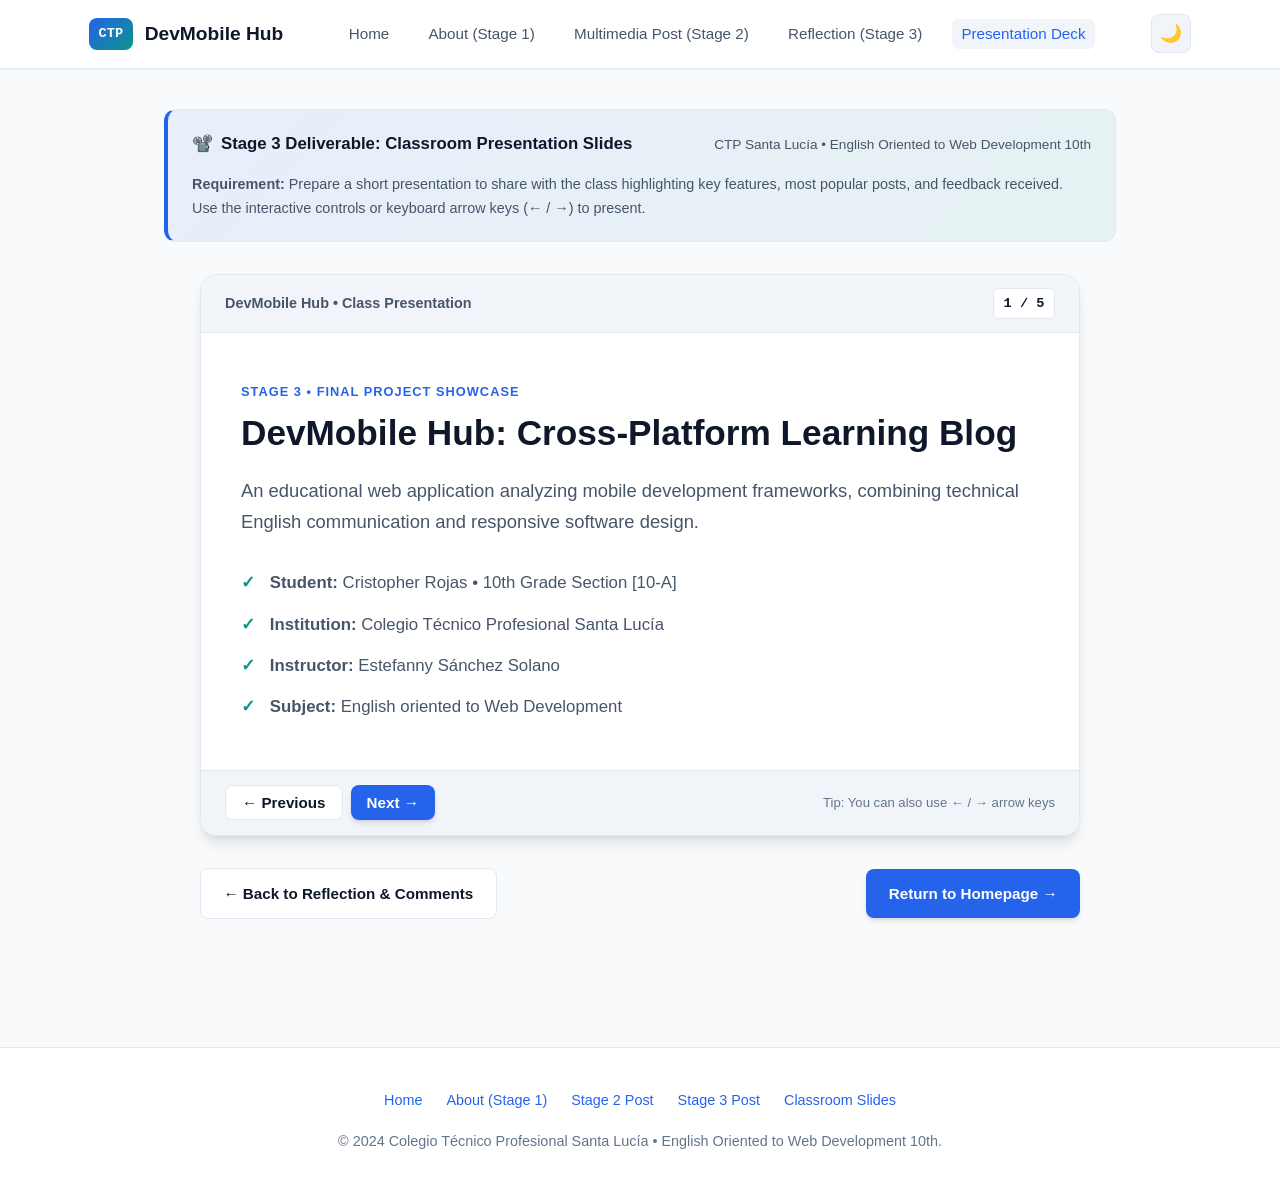
<file: presentation.html>
<!DOCTYPE html>
<html lang="en">
<head>
  <meta charset="UTF-8">
  <meta name="viewport" content="width=device-width, initial-scale=1.0">
  <meta name="description" content="Classroom Presentation Slides - Stage 3 Final Blog Presentation - CTP Santa Lucía">
  <title>Classroom Presentation Deck | DevMobile Hub</title>
  <link rel="stylesheet" href="css/styles.css">
</head>
<body>

  <!-- Navigation Bar -->
  <header class="header">
    <div class="nav-container">
      <a href="index.html" class="brand">
        <span class="brand-badge">CTP</span>
        <span>DevMobile Hub</span>
      </a>

      <ul class="nav-menu" id="navMenu">
        <li><a href="index.html" class="nav-link">Home</a></li>
        <li><a href="about.html" class="nav-link">About (Stage 1)</a></li>
        <li><a href="post-multimedia.html" class="nav-link">Multimedia Post (Stage 2)</a></li>
        <li><a href="post-reflection.html" class="nav-link">Reflection (Stage 3)</a></li>
        <li><a href="presentation.html" class="nav-link active">Presentation Deck</a></li>
      </ul>

      <div class="nav-actions">
        <button id="themeToggle" class="btn-icon" aria-label="Toggle theme">
          <span id="themeIcon">🌙</span>
        </button>
        <button id="menuToggle" class="btn-icon menu-toggle" aria-label="Toggle mobile menu" aria-expanded="false">
          ☰
        </button>
      </div>
    </div>
  </header>

  <main class="container">
    <!-- Academic Banner -->
    <section class="project-banner">
      <div class="banner-header">
        <div class="banner-title">
          <span>📽️</span>
          <span>Stage 3 Deliverable: Classroom Presentation Slides</span>
        </div>
        <div class="banner-meta">
          <span>CTP Santa Lucía &bull; English Oriented to Web Development 10th</span>
        </div>
      </div>
      <p style="font-size: 0.9rem; color: var(--text-muted); margin-top: 0.35rem;">
        <strong>Requirement:</strong> Prepare a short presentation to share with the class highlighting key features, most popular posts, and feedback received. Use the interactive controls or keyboard arrow keys (&larr; / &rarr;) to present.
      </p>
    </section>

    <!-- Slide Deck Presentation Container -->
    <div class="presentation-container">
      <div class="deck-frame">
        <!-- Deck Header Bar -->
        <div class="deck-header">
          <span class="deck-title">DevMobile Hub &bull; Class Presentation</span>
          <span class="slide-counter" id="slideCounter">1 / 5</span>
        </div>

        <!-- Slide Content Area -->
        <div class="slide-content-area">
          
          <!-- Slide 1: Title -->
          <div class="slide active">
            <p class="slide-kicker">Stage 3 &bull; Final Project Showcase</p>
            <h1 class="slide-heading">DevMobile Hub: Cross-Platform Learning Blog</h1>
            <p class="slide-body">
              An educational web application analyzing mobile development frameworks, combining technical English communication and responsive software design.
            </p>
            <ul class="slide-bullets" style="margin-top: 2rem;">
              <li><strong>Student:</strong> Cristopher Rojas &bull; 10th Grade Section [10-A]</li>
              <li><strong>Institution:</strong> Colegio Técnico Profesional Santa Lucía</li>
              <li><strong>Instructor:</strong> Estefanny Sánchez Solano</li>
              <li><strong>Subject:</strong> English oriented to Web Development</li>
            </ul>
          </div>

          <!-- Slide 2: Purpose & Key Features -->
          <div class="slide">
            <p class="slide-kicker">Slide 2 &bull; Core Architecture</p>
            <h2 class="slide-heading">Key Blog Features &amp; Purpose</h2>
            <p class="slide-body">
              Engineered from the ground up to satisfy all academic stages while delivering a real-world developer user experience:
            </p>
            <ul class="slide-bullets">
              <li><strong>Mobile-Responsive Design:</strong> Fluid CSS layouts optimized across smartphones, tablets, and desktops.</li>
              <li><strong>Bilingual Technical Accuracy:</strong> Clear technical English explanations adhering to the 100–150 word criteria.</li>
              <li><strong>Instant Light/Dark Theme:</strong> Persistent CSS custom property switching tailored for comfortable reading.</li>
              <li><strong>Client-Side Interactivity:</strong> Working peer comment feedback stored persistently via LocalStorage.</li>
            </ul>
          </div>

          <!-- Slide 3: Featured Content (Stage 2) -->
          <div class="slide">
            <p class="slide-kicker">Slide 3 &bull; Most Popular Post</p>
            <h2 class="slide-heading">Multimedia Breakdown: Flutter vs. React Native</h2>
            <p class="slide-body">
              Our centerpiece tutorial explores the two leading cross-platform frameworks dominating the mobile industry:
            </p>
            <ul class="slide-bullets">
              <li><strong>Flutter (Google):</strong> Uses Dart, compiles directly to native ARM code, and provides pixel-perfect custom widgets.</li>
              <li><strong>React Native (Meta):</strong> Employs JavaScript and bridges directly to native OEM interface components.</li>
              <li><strong>Curated Video Integration:</strong> Embedded YouTube benchmark breakdown by Traversy Media providing visual code execution.</li>
              <li><strong>Critical Commentary:</strong> Explains how visual syntax comparisons reinforce theoretical concepts.</li>
            </ul>
          </div>

          <!-- Slide 4: Overcoming Challenges -->
          <div class="slide">
            <p class="slide-kicker">Slide 4 &bull; Problem Solving</p>
            <h2 class="slide-heading">Technical Challenges &amp; Solutions</h2>
            <p class="slide-body">
              Building the platform provided hands-on experience in resolving real development hurdles:
            </p>
            <ul class="slide-bullets">
              <li><strong>Responsive Video Scaling:</strong> Solved 16:9 iframe overflow issues using modern CSS padding aspect ratio containers.</li>
              <li><strong>Strict Word Limit Synthesis:</strong> Condensing in-depth technical analysis into precisely 100–150 words tested and improved bilingual editing skills.</li>
              <li><strong>Design Evolution:</strong> Iterated from a single static mockup into an organized 5-page modular web project with shared design tokens.</li>
            </ul>
          </div>

          <!-- Slide 5: Feedback & Conclusion -->
          <div class="slide">
            <p class="slide-kicker">Slide 5 &bull; Reader Reception</p>
            <h2 class="slide-heading">Classmate Feedback &amp; Takeaways</h2>
            <p class="slide-body">
              Peer reflections from classmates provided valuable validation and future direction:
            </p>
            <ul class="slide-bullets">
              <li><strong>Ana Morales:</strong> Praised the video selection for clarifying Dart widget trees versus JavaScript elements.</li>
              <li><strong>Carlos Rodriguez:</strong> Noted the tutorial inspired him to test Flutter's hot reload feature for school projects.</li>
              <li><strong>Sofia Torres:</strong> Commended the intuitive navigation and mobile-first layout.</li>
              <li><strong>Next Steps:</strong> Expanding the blog into live mobile app code repositories and publishing on GitHub Pages.</li>
            </ul>
          </div>

        </div>

        <!-- Deck Controls Bar -->
        <div class="deck-controls">
          <div class="deck-nav-btns">
            <button id="prevSlide" class="btn btn-secondary" style="padding: 0.5rem 1rem;">&larr; Previous</button>
            <button id="nextSlide" class="btn btn-primary" style="padding: 0.5rem 1rem;">Next &rarr;</button>
          </div>
          <span style="font-size: 0.82rem; color: var(--text-light);">
            Tip: You can also use &larr; / &rarr; arrow keys
          </span>
        </div>
      </div>

      <!-- Action Buttons below the slide deck -->
      <div style="margin-top: 2rem; display: flex; justify-content: space-between; align-items: center; flex-wrap: wrap; gap: 1rem;">
        <a href="post-reflection.html" class="btn btn-secondary">&larr; Back to Reflection &amp; Comments</a>
        <a href="index.html" class="btn btn-primary">Return to Homepage &rarr;</a>
      </div>
    </div>
  </main>

  <!-- Footer -->
  <footer class="footer">
    <div class="footer-container">
      <div class="footer-links">
        <a href="index.html">Home</a>
        <a href="about.html">About (Stage 1)</a>
        <a href="post-multimedia.html">Stage 2 Post</a>
        <a href="post-reflection.html">Stage 3 Post</a>
        <a href="presentation.html">Classroom Slides</a>
      </div>
      <p>&copy; 2024 Colegio Técnico Profesional Santa Lucía &bull; English Oriented to Web Development 10th.</p>
    </div>
  </footer>

  <script src="js/main.js"></script>
</body>
</html>
</file>
<file: css/styles.css>
/* ==========================================================================
   Mobile Dev Blog - CTP Santa Lucía
   Author: 10th Grade English & Web Development Project
   Styles: Modern, Clean, Mobile-First, Accessible, Light/Dark Modes
   ========================================================================== */

:root {
  --font-main: -apple-system, BlinkMacSystemFont, "Segoe UI", Roboto, Oxygen, Ubuntu, Cantarell, "Helvetica Neue", sans-serif;
  --font-mono: "Fira Code", Consolas, Monaco, "Courier New", Courier, monospace;

  /* Light Theme Palette */
  --bg-primary: #f8fafc;
  --bg-surface: #ffffff;
  --bg-card: #ffffff;
  --bg-subtle: #f1f5f9;
  --border-color: #e2e8f0;
  --border-hover: #cbd5e1;
  --text-main: #0f172a;
  --text-muted: #475569;
  --text-light: #64748b;
  
  --primary: #2563eb;
  --primary-hover: #1d4ed8;
  --primary-light: #dbeafe;
  --secondary: #0d9488;
  --accent: #f59e0b;
  --tag-bg: #e0e7ff;
  --tag-text: #3730a3;
  --badge-bg: #ecfdf5;
  --badge-border: #a7f3d0;
  --badge-text: #065f46;

  --shadow-sm: 0 1px 2px 0 rgb(0 0 0 / 0.05);
  --shadow-md: 0 4px 6px -1px rgb(0 0 0 / 0.1), 0 2px 4px -2px rgb(0 0 0 / 0.1);
  --shadow-lg: 0 10px 15px -3px rgb(0 0 0 / 0.1), 0 4px 6px -4px rgb(0 0 0 / 0.1);
  --shadow-glow: 0 0 20px rgba(37, 99, 235, 0.15);
  --radius: 12px;
  --transition: all 0.25s ease;
}

[data-theme="dark"] {
  --bg-primary: #0f172a;
  --bg-surface: #1e293b;
  --bg-card: #1e293b;
  --bg-subtle: #334155;
  --border-color: #334155;
  --border-hover: #475569;
  --text-main: #f8fafc;
  --text-muted: #cbd5e1;
  --text-light: #94a3b8;
  
  --primary: #3b82f6;
  --primary-hover: #60a5fa;
  --primary-light: #1e3a8a;
  --secondary: #14b8a6;
  --accent: #fbbf24;
  --tag-bg: #312e81;
  --tag-text: #c7d2fe;
  --badge-bg: #064e3b;
  --badge-border: #047857;
  --badge-text: #a7f3d0;

  --shadow-sm: 0 1px 2px 0 rgb(0 0 0 / 0.4);
  --shadow-md: 0 4px 6px -1px rgb(0 0 0 / 0.5);
  --shadow-lg: 0 10px 20px -3px rgb(0 0 0 / 0.6);
  --shadow-glow: 0 0 20px rgba(59, 130, 246, 0.25);
}

/* Base Resets */
*, *::before, *::after {
  box-sizing: border-box;
  margin: 0;
  padding: 0;
}

body {
  font-family: var(--font-main);
  background-color: var(--bg-primary);
  color: var(--text-main);
  line-height: 1.7;
  min-height: 100vh;
  display: flex;
  flex-direction: column;
  transition: background-color 0.3s ease, color 0.3s ease;
}

a {
  color: var(--primary);
  text-decoration: none;
  transition: var(--transition);
}

a:hover {
  color: var(--primary-hover);
  text-decoration: underline;
}

img {
  max-width: 100%;
  display: block;
}

/* Header & Navigation */
.header {
  position: sticky;
  top: 0;
  background-color: var(--bg-surface);
  border-bottom: 1px solid var(--border-color);
  z-index: 100;
  backdrop-filter: blur(8px);
  box-shadow: var(--shadow-sm);
  transition: var(--transition);
}

.nav-container {
  max-width: 1150px;
  margin: 0 auto;
  padding: 0.9rem 1.5rem;
  display: flex;
  align-items: center;
  justify-content: space-between;
}

.brand {
  display: flex;
  align-items: center;
  gap: 0.75rem;
  font-weight: 700;
  font-size: 1.2rem;
  color: var(--text-main);
  text-decoration: none;
}

.brand:hover {
  text-decoration: none;
}

.brand-badge {
  background: linear-gradient(135deg, var(--primary), var(--secondary));
  color: #ffffff;
  padding: 0.3rem 0.6rem;
  border-radius: 8px;
  font-size: 0.85rem;
  font-family: var(--font-mono);
}

.nav-menu {
  display: flex;
  align-items: center;
  gap: 1.25rem;
  list-style: none;
}

.nav-link {
  font-weight: 500;
  font-size: 0.95rem;
  color: var(--text-muted);
  padding: 0.4rem 0.6rem;
  border-radius: 6px;
  transition: var(--transition);
}

.nav-link:hover, .nav-link.active {
  color: var(--primary);
  background-color: var(--bg-subtle);
  text-decoration: none;
}

.nav-actions {
  display: flex;
  align-items: center;
  gap: 0.75rem;
}

.btn-icon {
  background: var(--bg-subtle);
  border: 1px solid var(--border-color);
  color: var(--text-main);
  border-radius: 8px;
  padding: 0.5rem;
  cursor: pointer;
  display: flex;
  align-items: center;
  justify-content: center;
  font-size: 1.1rem;
  transition: var(--transition);
}

.btn-icon:hover {
  background: var(--border-color);
}

.menu-toggle {
  display: none;
}

/* Container */
.container {
  max-width: 1000px;
  margin: 0 auto;
  padding: 2.5rem 1.5rem;
  flex: 1;
  width: 100%;
}

/* Rubric Banner */
.project-banner {
  background: linear-gradient(135deg, rgba(37, 99, 235, 0.08), rgba(13, 148, 136, 0.08));
  border: 1px solid var(--border-color);
  border-left: 4px solid var(--primary);
  border-radius: var(--radius);
  padding: 1.25rem 1.5rem;
  margin-bottom: 2rem;
  display: flex;
  flex-direction: column;
  gap: 0.5rem;
}

.banner-header {
  display: flex;
  align-items: center;
  justify-content: space-between;
  flex-wrap: wrap;
  gap: 0.5rem;
}

.banner-title {
  font-weight: 700;
  font-size: 1.05rem;
  color: var(--text-main);
  display: flex;
  align-items: center;
  gap: 0.5rem;
}

.banner-meta {
  font-size: 0.85rem;
  color: var(--text-muted);
}

.stages-tracker {
  display: grid;
  grid-template-columns: repeat(auto-fit, minmax(200px, 1fr));
  gap: 0.75rem;
  margin-top: 0.5rem;
}

.stage-pill {
  background: var(--bg-surface);
  border: 1px solid var(--border-color);
  padding: 0.6rem 0.8rem;
  border-radius: 8px;
  font-size: 0.85rem;
  display: flex;
  align-items: center;
  gap: 0.5rem;
  box-shadow: var(--shadow-sm);
  color: var(--text-muted);
}

.stage-pill.active {
  border-color: var(--primary);
  color: var(--primary);
  font-weight: 600;
  background-color: var(--primary-light);
}

.stage-pill .dot {
  width: 8px;
  height: 8px;
  border-radius: 50%;
  background: #10b981;
}

/* Hero Section */
.hero {
  text-align: center;
  padding: 3rem 1rem 3.5rem;
}

.hero-subtitle {
  text-transform: uppercase;
  font-size: 0.85rem;
  letter-spacing: 0.1em;
  font-weight: 700;
  color: var(--primary);
  margin-bottom: 0.75rem;
}

.hero-title {
  font-size: 2.75rem;
  font-weight: 800;
  line-height: 1.2;
  margin-bottom: 1.25rem;
  background: linear-gradient(135deg, var(--text-main), var(--primary));
  -webkit-background-clip: text;
  -webkit-text-fill-color: transparent;
}

.hero-desc {
  font-size: 1.15rem;
  color: var(--text-muted);
  max-width: 650px;
  margin: 0 auto 2rem;
}

.hero-btns {
  display: flex;
  gap: 1rem;
  justify-content: center;
  flex-wrap: wrap;
}

/* Buttons */
.btn {
  display: inline-flex;
  align-items: center;
  gap: 0.5rem;
  font-weight: 600;
  font-size: 0.95rem;
  padding: 0.75rem 1.4rem;
  border-radius: 8px;
  border: none;
  cursor: pointer;
  transition: var(--transition);
  text-decoration: none;
}

.btn-primary {
  background: var(--primary);
  color: #ffffff;
  box-shadow: var(--shadow-md);
}

.btn-primary:hover {
  background: var(--primary-hover);
  color: #ffffff;
  text-decoration: none;
  transform: translateY(-2px);
  box-shadow: var(--shadow-lg);
}

.btn-secondary {
  background: var(--bg-surface);
  color: var(--text-main);
  border: 1px solid var(--border-color);
}

.btn-secondary:hover {
  background: var(--bg-subtle);
  color: var(--text-main);
  text-decoration: none;
  border-color: var(--border-hover);
}

/* Cards & Grid */
.grid {
  display: grid;
  grid-template-columns: repeat(auto-fit, minmax(300px, 1fr));
  gap: 1.75rem;
  margin-top: 1.5rem;
}

.card {
  background: var(--bg-card);
  border: 1px solid var(--border-color);
  border-radius: var(--radius);
  padding: 1.75rem;
  box-shadow: var(--shadow-sm);
  transition: var(--transition);
  display: flex;
  flex-direction: column;
}

.card:hover {
  transform: translateY(-4px);
  box-shadow: var(--shadow-lg);
  border-color: var(--border-hover);
}

.card-stage-tag {
  font-size: 0.75rem;
  font-weight: 700;
  letter-spacing: 0.05em;
  text-transform: uppercase;
  color: var(--primary);
  margin-bottom: 0.5rem;
}

.card-title {
  font-size: 1.35rem;
  font-weight: 700;
  margin-bottom: 0.75rem;
  color: var(--text-main);
}

.card-desc {
  color: var(--text-muted);
  font-size: 0.95rem;
  flex: 1;
  margin-bottom: 1.25rem;
}

.card-footer {
  display: flex;
  align-items: center;
  justify-content: space-between;
  padding-top: 1rem;
  border-top: 1px solid var(--border-color);
  font-size: 0.85rem;
}

/* Badge Component */
.badge-verified {
  display: inline-flex;
  align-items: center;
  gap: 0.35rem;
  background-color: var(--badge-bg);
  border: 1px solid var(--badge-border);
  color: var(--badge-text);
  padding: 0.25rem 0.65rem;
  border-radius: 9999px;
  font-size: 0.8rem;
  font-weight: 600;
}

.badge-tag {
  background-color: var(--tag-bg);
  color: var(--tag-text);
  padding: 0.2rem 0.55rem;
  border-radius: 6px;
  font-size: 0.75rem;
  font-weight: 600;
}

/* Post Article Page */
.post-header {
  margin-bottom: 2.5rem;
  border-bottom: 1px solid var(--border-color);
  padding-bottom: 1.5rem;
}

.post-meta {
  display: flex;
  flex-wrap: wrap;
  gap: 1rem;
  align-items: center;
  color: var(--text-light);
  font-size: 0.9rem;
  margin-top: 1rem;
}

.post-title {
  font-size: 2.4rem;
  font-weight: 800;
  line-height: 1.25;
  color: var(--text-main);
  margin-top: 0.5rem;
}

.post-content {
  font-size: 1.08rem;
  line-height: 1.8;
  color: var(--text-main);
}

.post-content p {
  margin-bottom: 1.5rem;
}

.post-content h2 {
  font-size: 1.6rem;
  margin: 2.2rem 0 1rem;
  color: var(--text-main);
  border-bottom: 2px solid var(--border-color);
  padding-bottom: 0.4rem;
}

.post-content h3 {
  font-size: 1.25rem;
  margin: 1.8rem 0 0.8rem;
}

/* Word Count Callout Box */
.word-count-box {
  background-color: var(--bg-subtle);
  border: 1px dashed var(--border-hover);
  border-radius: 8px;
  padding: 0.75rem 1rem;
  display: flex;
  align-items: center;
  justify-content: space-between;
  margin-bottom: 1.25rem;
  font-size: 0.85rem;
  color: var(--text-muted);
}

.word-count-num {
  font-family: var(--font-mono);
  font-weight: 700;
  color: var(--primary);
  font-size: 0.95rem;
}

/* Video Responsive Container */
.video-container {
  position: relative;
  width: 100%;
  padding-bottom: 56.25%; /* 16:9 aspect ratio */
  height: 0;
  overflow: hidden;
  border-radius: var(--radius);
  box-shadow: var(--shadow-lg);
  margin: 2rem 0;
  background-color: #000000;
}

.video-container iframe {
  position: absolute;
  top: 0;
  left: 0;
  width: 100%;
  height: 100%;
  border: 0;
}

/* Commentary Box */
.commentary-card {
  background: var(--bg-surface);
  border: 1px solid var(--border-color);
  border-left: 4px solid var(--secondary);
  border-radius: var(--radius);
  padding: 1.75rem;
  margin: 2.5rem 0;
  box-shadow: var(--shadow-md);
}

.commentary-header {
  display: flex;
  align-items: center;
  justify-content: space-between;
  margin-bottom: 1rem;
  flex-wrap: wrap;
  gap: 0.5rem;
}

.commentary-title {
  font-size: 1.2rem;
  font-weight: 700;
  color: var(--secondary);
  display: flex;
  align-items: center;
  gap: 0.5rem;
}

/* About Page Styles */
.about-grid {
  display: grid;
  grid-template-columns: 280px 1fr;
  gap: 2.5rem;
  align-items: start;
}

.profile-card {
  background: var(--bg-surface);
  border: 1px solid var(--border-color);
  border-radius: var(--radius);
  padding: 2rem;
  text-align: center;
  box-shadow: var(--shadow-sm);
}

.avatar-placeholder {
  width: 120px;
  height: 120px;
  border-radius: 50%;
  background: linear-gradient(135deg, var(--primary), var(--secondary));
  color: #ffffff;
  display: flex;
  align-items: center;
  justify-content: center;
  font-size: 2.75rem;
  font-weight: 700;
  margin: 0 auto 1.25rem;
  box-shadow: var(--shadow-md);
}

.profile-name {
  font-size: 1.3rem;
  font-weight: 700;
  color: var(--text-main);
  margin-bottom: 0.25rem;
}

.profile-role {
  color: var(--text-light);
  font-size: 0.9rem;
  margin-bottom: 1rem;
}

.profile-meta-list {
  list-style: none;
  font-size: 0.85rem;
  text-align: left;
  border-top: 1px solid var(--border-color);
  padding-top: 1rem;
  display: flex;
  flex-direction: column;
  gap: 0.6rem;
  color: var(--text-muted);
}

.placeholder-tag {
  background: rgba(245, 158, 11, 0.15);
  border: 1px dashed #f59e0b;
  color: #d97706;
  padding: 0.1rem 0.4rem;
  border-radius: 4px;
  font-weight: 600;
}

/* Comments & Reflection Section */
.comments-section {
  margin-top: 3.5rem;
  border-top: 2px solid var(--border-color);
  padding-top: 2rem;
}

.comments-title {
  font-size: 1.5rem;
  font-weight: 700;
  margin-bottom: 1.5rem;
  display: flex;
  align-items: center;
  gap: 0.5rem;
}

.comment-list {
  display: flex;
  flex-direction: column;
  gap: 1.25rem;
  margin-bottom: 2rem;
}

.comment-item {
  background: var(--bg-surface);
  border: 1px solid var(--border-color);
  border-radius: var(--radius);
  padding: 1.25rem;
  box-shadow: var(--shadow-sm);
}

.comment-header {
  display: flex;
  align-items: center;
  justify-content: space-between;
  margin-bottom: 0.6rem;
}

.comment-author {
  font-weight: 700;
  color: var(--text-main);
  font-size: 0.95rem;
  display: flex;
  align-items: center;
  gap: 0.5rem;
}

.comment-author-badge {
  background: var(--bg-subtle);
  font-size: 0.75rem;
  color: var(--text-light);
  padding: 0.1rem 0.4rem;
  border-radius: 4px;
}

.comment-date {
  font-size: 0.8rem;
  color: var(--text-light);
}

.comment-body {
  font-size: 0.92rem;
  color: var(--text-muted);
}

/* Comment Form */
.comment-form {
  background: var(--bg-card);
  border: 1px solid var(--border-color);
  border-radius: var(--radius);
  padding: 1.5rem;
}

.form-group {
  margin-bottom: 1rem;
}

.form-label {
  display: block;
  font-weight: 600;
  font-size: 0.85rem;
  color: var(--text-main);
  margin-bottom: 0.4rem;
}

.form-input, .form-textarea {
  width: 100%;
  padding: 0.7rem 0.9rem;
  border-radius: 8px;
  border: 1px solid var(--border-color);
  background: var(--bg-surface);
  color: var(--text-main);
  font-family: var(--font-main);
  font-size: 0.95rem;
  transition: var(--transition);
}

.form-input:focus, .form-textarea:focus {
  outline: none;
  border-color: var(--primary);
  box-shadow: 0 0 0 3px rgba(37, 99, 235, 0.15);
}

/* Interactive Presentation Deck */
.presentation-container {
  max-width: 880px;
  margin: 1.5rem auto;
}

.deck-frame {
  background: var(--bg-card);
  border: 1px solid var(--border-color);
  border-radius: 16px;
  box-shadow: var(--shadow-lg);
  overflow: hidden;
  min-height: 460px;
  display: flex;
  flex-direction: column;
}

.deck-header {
  background: var(--bg-subtle);
  border-bottom: 1px solid var(--border-color);
  padding: 0.8rem 1.5rem;
  display: flex;
  align-items: center;
  justify-content: space-between;
}

.deck-title {
  font-weight: 700;
  font-size: 0.9rem;
  color: var(--text-muted);
}

.slide-counter {
  font-family: var(--font-mono);
  font-weight: 700;
  font-size: 0.85rem;
  background: var(--bg-surface);
  border: 1px solid var(--border-color);
  padding: 0.2rem 0.6rem;
  border-radius: 6px;
}

.slide-content-area {
  flex: 1;
  padding: 3rem 2.5rem;
  display: flex;
  flex-direction: column;
  justify-content: center;
  position: relative;
}

.slide {
  display: none;
  animation: fadeIn 0.3s ease;
}

.slide.active {
  display: block;
}

@keyframes fadeIn {
  from { opacity: 0; transform: translateY(6px); }
  to { opacity: 1; transform: translateY(0); }
}

.slide-kicker {
  text-transform: uppercase;
  color: var(--primary);
  font-weight: 700;
  font-size: 0.8rem;
  letter-spacing: 0.08em;
  margin-bottom: 0.5rem;
}

.slide-heading {
  font-size: 2.2rem;
  font-weight: 800;
  line-height: 1.25;
  margin-bottom: 1.25rem;
  color: var(--text-main);
}

.slide-body {
  font-size: 1.15rem;
  color: var(--text-muted);
  line-height: 1.7;
}

.slide-bullets {
  list-style: none;
  margin-top: 1.25rem;
  display: flex;
  flex-direction: column;
  gap: 0.8rem;
}

.slide-bullets li {
  position: relative;
  padding-left: 1.8rem;
  font-size: 1.05rem;
  color: var(--text-muted);
}

.slide-bullets li::before {
  content: "✓";
  position: absolute;
  left: 0;
  color: var(--secondary);
  font-weight: 800;
}

.deck-controls {
  background: var(--bg-subtle);
  border-top: 1px solid var(--border-color);
  padding: 0.9rem 1.5rem;
  display: flex;
  align-items: center;
  justify-content: space-between;
}

.deck-nav-btns {
  display: flex;
  gap: 0.5rem;
}

/* Footer */
.footer {
  background-color: var(--bg-surface);
  border-top: 1px solid var(--border-color);
  margin-top: 4rem;
  padding: 2.5rem 1.5rem 1.5rem;
  font-size: 0.9rem;
  color: var(--text-light);
}

.footer-container {
  max-width: 1000px;
  margin: 0 auto;
  display: flex;
  flex-direction: column;
  align-items: center;
  text-align: center;
  gap: 1rem;
}

.footer-links {
  display: flex;
  gap: 1.5rem;
  flex-wrap: wrap;
  justify-content: center;
}

/* Responsive Media Queries */
@media (max-width: 768px) {
  .menu-toggle {
    display: flex;
  }

  .nav-menu {
    position: absolute;
    top: 100%;
    left: 0;
    right: 0;
    background: var(--bg-surface);
    border-bottom: 1px solid var(--border-color);
    flex-direction: column;
    padding: 1.25rem;
    gap: 0.75rem;
    display: none;
    box-shadow: var(--shadow-lg);
  }

  .nav-menu.open {
    display: flex;
  }

  .hero-title {
    font-size: 2.1rem;
  }

  .about-grid {
    grid-template-columns: 1fr;
    gap: 1.5rem;
  }

  .slide-content-area {
    padding: 2rem 1.25rem;
  }

  .slide-heading {
    font-size: 1.7rem;
  }

  .container {
    padding: 1.5rem 1rem;
  }
}
</file>
